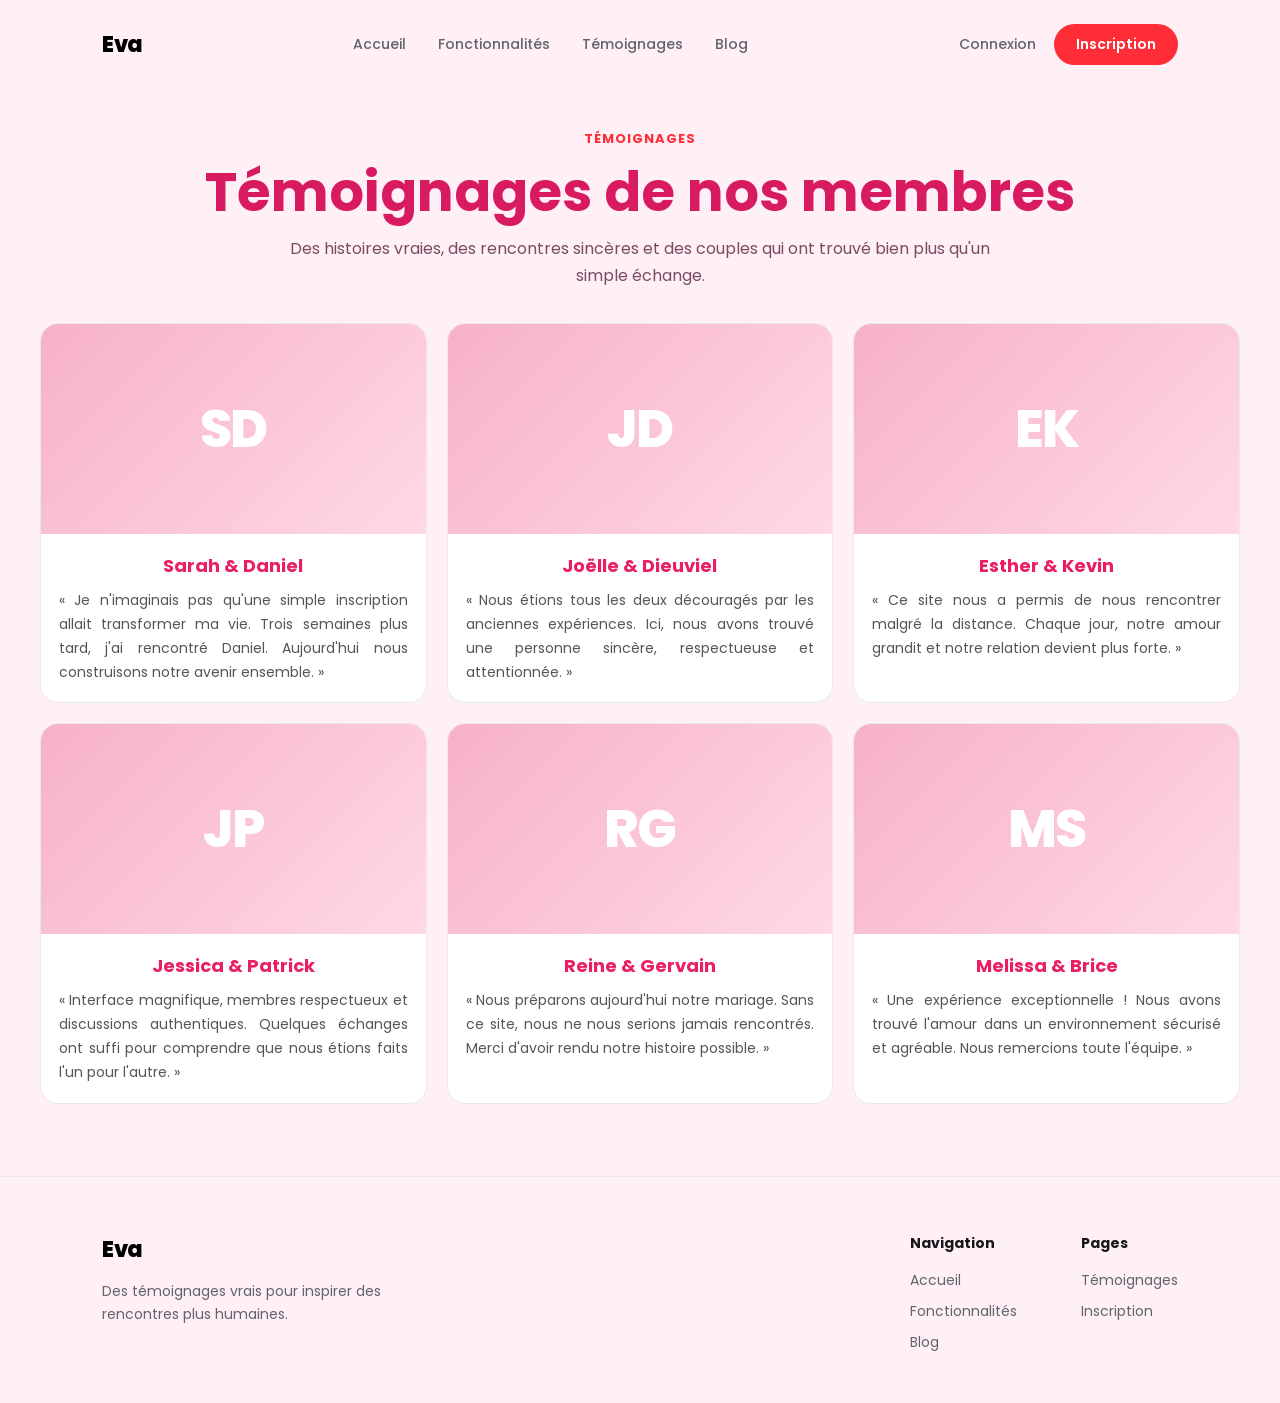
<file: src/page/comments.html>
<!DOCTYPE html>
<html lang="fr">
<head>
    <meta charset="UTF-8">
    <meta name="viewport" content="width=device-width, initial-scale=1.0">
    <title>Témoignages | Eva</title>
    <link rel="preconnect" href="https://fonts.googleapis.com" />
    <link rel="preconnect" href="https://fonts.gstatic.com" crossorigin />
    <link href="https://fonts.googleapis.com/css2?family=Poppins:wght@400;500;600;700;800&display=swap" rel="stylesheet" />
    <link rel="icon" type="image/svg+xml" href="../assets/eva-icon.svg" />
    <link rel="stylesheet" href="../css/comments.css">
</head>
<body>
    <header class="site-header">
        <div class="logo">Eva</div>
        <nav class="nav-links">
            <a href="../../index.html">Accueil</a>
            <a href="fonctionnalites.html">Fonctionnalités</a>
            <a href="comments.html">Témoignages</a>
            <a href="blog.html">Blog</a>
        </nav>
        <div class="auth-buttons">
            <a href="login.html" class="login">Connexion</a>
            <a href="form.html" class="signup">Inscription</a>
        </div>
    </header>

    <header class="testimonials-hero">
        <div class="section-eyebrow">Témoignages</div>
        <h1>Témoignages de nos membres</h1>
        <p>
            Des histoires vraies, des rencontres sincères et des couples qui ont trouvé
            bien plus qu'un simple échange.
        </p>
    </header>

    <main class="testimonials-wrap">
        <article class="temoignage">
            <div class="testimonial-visual">SD</div>
            <div class="contenu">
                <h2>Sarah & Daniel</h2>
                <p>
                    « Je n'imaginais pas qu'une simple inscription allait transformer ma vie.
                    Trois semaines plus tard, j'ai rencontré Daniel. Aujourd'hui nous construisons
                    notre avenir ensemble. »
                </p>
            </div>
        </article>

        <article class="temoignage">
            <div class="testimonial-visual">JD</div>
            <div class="contenu">
                <h2>Joëlle & Dieuviel</h2>
                <p>
                    « Nous étions tous les deux découragés par les anciennes expériences. Ici,
                    nous avons trouvé une personne sincère, respectueuse et attentionnée. »
                </p>
            </div>
        </article>

        <article class="temoignage">
            <div class="testimonial-visual">EK</div>
            <div class="contenu">
                <h2>Esther & Kevin</h2>
                <p>
                    « Ce site nous a permis de nous rencontrer malgré la distance. Chaque jour,
                    notre amour grandit et notre relation devient plus forte. »
                </p>
            </div>
        </article>

        <article class="temoignage">
            <div class="testimonial-visual">JP</div>
            <div class="contenu">
                <h2>Jessica & Patrick</h2>
                <p>
                    « Interface magnifique, membres respectueux et discussions authentiques.
                    Quelques échanges ont suffi pour comprendre que nous étions faits l'un pour l'autre. »
                </p>
            </div>
        </article>

        <article class="temoignage">
            <div class="testimonial-visual">RG</div>
            <div class="contenu">
                <h2>Reine & Gervain</h2>
                <p>
                    « Nous préparons aujourd'hui notre mariage. Sans ce site, nous ne nous serions
                    jamais rencontrés. Merci d'avoir rendu notre histoire possible. »
                </p>
            </div>
        </article>

        <article class="temoignage">
            <div class="testimonial-visual">MS</div>
            <div class="contenu">
                <h2>Melissa & Brice</h2>
                <p>
                    « Une expérience exceptionnelle ! Nous avons trouvé l'amour dans un
                    environnement sécurisé et agréable. Nous remercions toute l'équipe. »
                </p>
            </div>
        </article>
    </main>

    <footer class="site-footer">
        <div class="footer-brand">
            <div class="logo">Eva</div>
            <p>Des témoignages vrais pour inspirer des rencontres plus humaines.</p>
        </div>

        <div class="footer-columns">
            <div class="footer-col">
                <h4>Navigation</h4>
                <a href="../../index.html">Accueil</a>
                <a href="fonctionnalites.html">Fonctionnalités</a>
                <a href="blog.html">Blog</a>
            </div>
            <div class="footer-col">
                <h4>Pages</h4>
                <a href="comments.html">Témoignages</a>
                <a href="form.html">Inscription</a>
            </div>
        </div>
    </footer>
    <script src="../js/animate.js" defer></script>
</body>
</html>
</file>
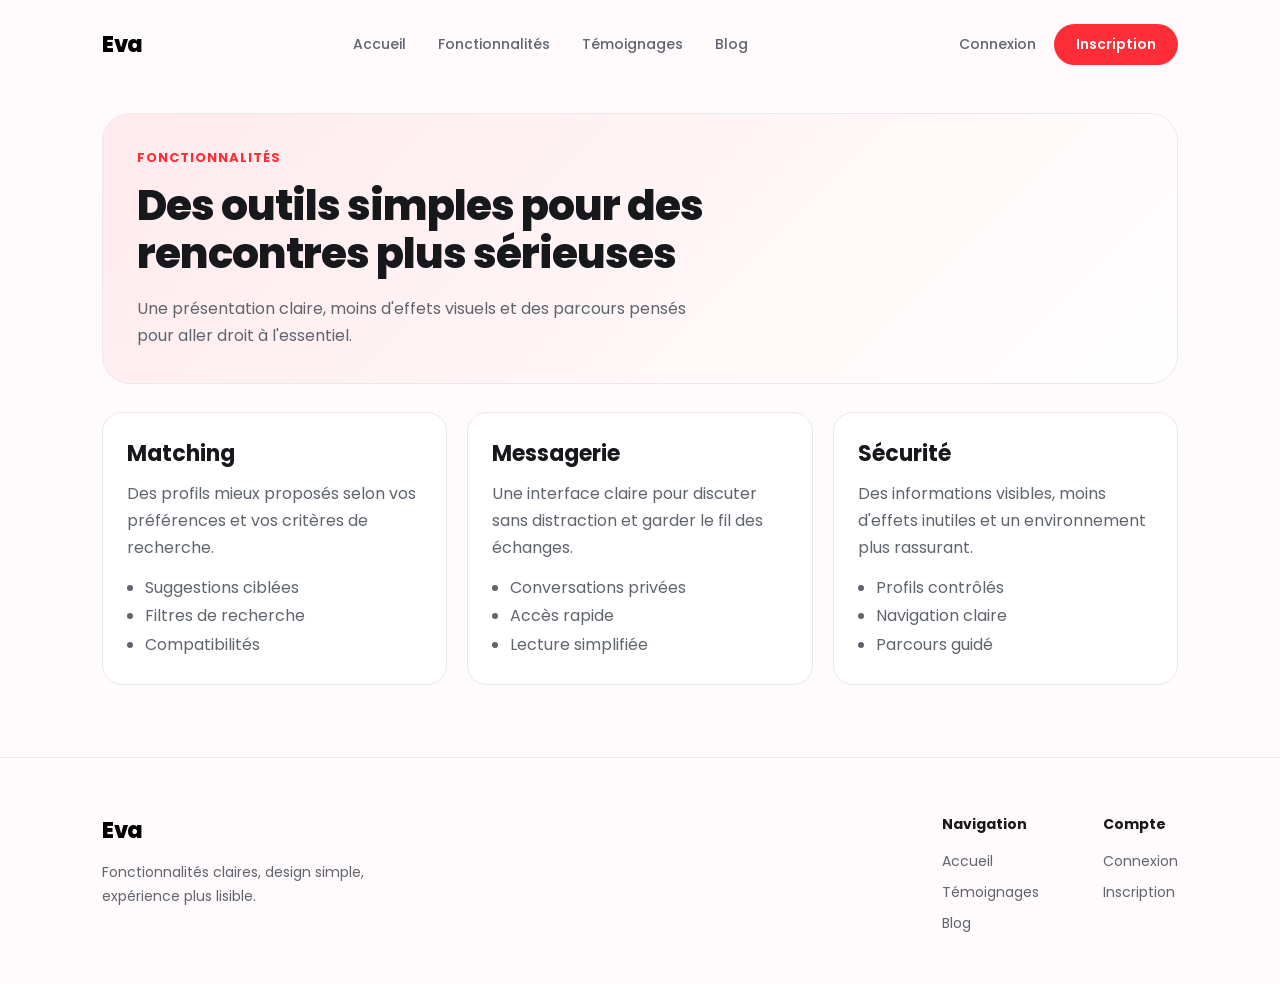
<file: src/page/fonctionnalites.html>
<!DOCTYPE html>
<html lang="fr">
<head>
    <meta charset="UTF-8">
    <meta name="viewport" content="width=device-width, initial-scale=1.0">
    <title>Fonctionnalités | Eva</title>
    <link rel="preconnect" href="https://fonts.googleapis.com" />
    <link rel="preconnect" href="https://fonts.gstatic.com" crossorigin />
    <link href="https://fonts.googleapis.com/css2?family=Poppins:wght@400;500;600;700;800&display=swap" rel="stylesheet" />
    <link rel="icon" type="image/svg+xml" href="../assets/eva-icon.svg" />
    <link rel="stylesheet" href="../css/fonctionnalites.css">
</head>
<body>
    <header class="site-header">
        <div class="logo">Eva</div>
        <nav class="nav-links">
            <a href="../../index.html">Accueil</a>
            <a href="fonctionnalites.html">Fonctionnalités</a>
            <a href="comments.html">Témoignages</a>
            <a href="blog.html">Blog</a>
        </nav>
        <div class="auth-buttons">
            <a href="login.html" class="login">Connexion</a>
            <a href="form.html" class="signup">Inscription</a>
        </div>
    </header>

    <main class="features-page">
        <section class="page-hero">
            <div class="section-eyebrow">Fonctionnalités</div>
            <h1 class="section-title">Des outils simples pour des rencontres plus sérieuses</h1>
            <p class="section-subtitle">
                Une présentation claire, moins d'effets visuels et des parcours pensés pour aller droit à l'essentiel.
            </p>
        </section>

        <section class="feature-panels">
            <article class="feature-panel">
                <h2>Matching</h2>
                <p>Des profils mieux proposés selon vos préférences et vos critères de recherche.</p>
                <ul class="feature-list">
                    <li>Suggestions ciblées</li>
                    <li>Filtres de recherche</li>
                    <li>Compatibilités</li>
                </ul>
            </article>
            <article class="feature-panel">
                <h2>Messagerie</h2>
                <p>Une interface claire pour discuter sans distraction et garder le fil des échanges.</p>
                <ul class="feature-list">
                    <li>Conversations privées</li>
                    <li>Accès rapide</li>
                    <li>Lecture simplifiée</li>
                </ul>
            </article>
            <article class="feature-panel">
                <h2>Sécurité</h2>
                <p>Des informations visibles, moins d'effets inutiles et un environnement plus rassurant.</p>
                <ul class="feature-list">
                    <li>Profils contrôlés</li>
                    <li>Navigation claire</li>
                    <li>Parcours guidé</li>
                </ul>
            </article>
        </section>
    </main>

    <footer class="site-footer">
        <div class="footer-brand">
            <div class="logo">Eva</div>
            <p>Fonctionnalités claires, design simple, expérience plus lisible.</p>
        </div>
        <div class="footer-columns">
            <div class="footer-col">
                <h4>Navigation</h4>
                <a href="../../index.html">Accueil</a>
                <a href="comments.html">Témoignages</a>
                <a href="blog.html">Blog</a>
            </div>
            <div class="footer-col">
                <h4>Compte</h4>
                <a href="login.html">Connexion</a>
                <a href="form.html">Inscription</a>
            </div>
        </div>
    </footer>
    <script src="../js/animate.js" defer></script>
</body>
</html>
</file>
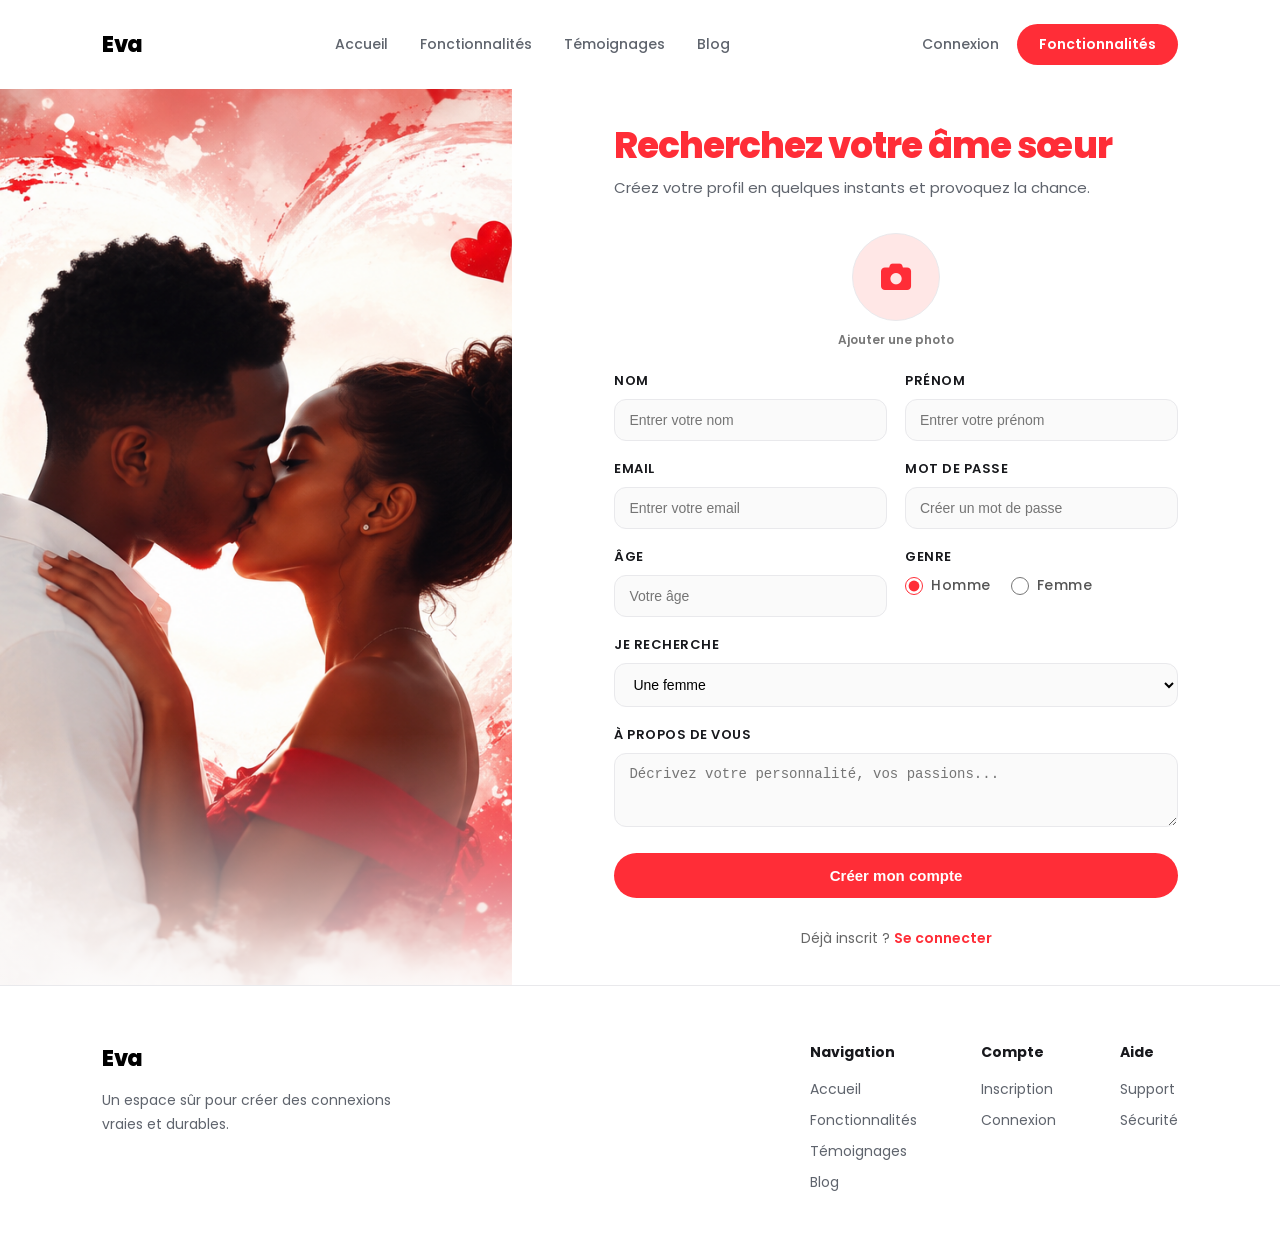
<file: src/page/form.html>
<!DOCTYPE html>
<html lang="fr">
<head>
    <meta charset="UTF-8">
    <meta name="viewport" content="width=device-width, initial-scale=1.0">
    <title>Inscription - Eva</title>
    <link rel="preconnect" href="https://fonts.googleapis.com" />
    <link rel="preconnect" href="https://fonts.gstatic.com" crossorigin />
    <link href="https://fonts.googleapis.com/css2?family=Poppins:wght@400;500;600;700;800&display=swap" rel="stylesheet" />
    <link rel="icon" type="image/svg+xml" href="../assets/eva-icon.svg" />
    <link rel="stylesheet" href="https://cdnjs.cloudflare.com/ajax/libs/font-awesome/6.4.0/css/all.min.css">
    <link rel="stylesheet" href="../css/form.css">
</head>
<body class="form-page">
    <header class="site-header">
        <div class="logo">Eva</div>
        <nav class="nav-links">
            <a href="../../index.html">Accueil</a>
            <a href="fonctionnalites.html">Fonctionnalités</a>
            <a href="comments.html">Témoignages</a>
            <a href="blog.html">Blog</a>
        </nav>
        <div class="auth-buttons">
            <a href="login.html" class="login">Connexion</a>
            <a href="fonctionnalites.html" class="signup">Fonctionnalités</a>
        </div>
    </header>

    <main class="form-layout">
        <div class="left-side">
            <img src="../../assets/img/amouerux.jpg" alt="Eva Match">
            <div class="gradient-fade"></div>
        </div>

        <div class="right-side">
            <div class="container">
                <h1>Recherchez votre âme sœur</h1>
                <p>Créez votre profil en quelques instants et provoquez la chance.</p>
                <form class="formulaire">
                    <div class="photo-profil">
                        <label for="photo">
                            <i class="fa-solid fa-camera"></i>
                        </label>
                        <span>Ajouter une photo</span>
                        <input type="file" id="photo" accept="image/*">
                    </div>

                    <div class="input-box">
                        <label>Nom</label>
                        <input type="text" placeholder="Entrer votre nom" required>
                    </div>

                    <div class="input-box">
                        <label>Prénom</label>
                        <input type="text" placeholder="Entrer votre prénom" required>
                    </div>

                    <div class="input-box">
                        <label>Email</label>
                        <input type="email" placeholder="Entrer votre email" required>
                    </div>

                    <div class="input-box">
                        <label>Mot de passe</label>
                        <input type="password" placeholder="Créer un mot de passe" required>
                    </div>

                    <div class="input-box">
                        <label>Âge</label>
                        <input type="number" placeholder="Votre âge" min="18" required>
                    </div>

                    <div class="input-box">
                        <label>Genre</label>
                        <div class="genre">
                            <label><input type="radio" name="genre" value="homme" checked> Homme</label>
                            <label><input type="radio" name="genre" value="femme"> Femme</label>
                        </div>
                    </div>

                    <div class="input-box full-width">
                        <label>Je recherche</label>
                        <select>
                            <option>Une femme</option>
                            <option>Un homme</option>
                            <option>Peu importe</option>
                        </select>
                    </div>

                    <div class="input-box full-width">
                        <label>À propos de vous</label>
                        <textarea rows="3" placeholder="Décrivez votre personnalité, vos passions..."></textarea>
                    </div>

                    <button type="submit" class="btn">Créer mon compte</button>

                    <div class="connexion">
                        Déjà inscrit ? <a href="login.html">Se connecter</a>
                    </div>
                </form>
            </div>
        </div>
    </main>

    <footer class="site-footer">
        <div class="footer-brand">
            <div class="logo">Eva</div>
            <p>Un espace sûr pour créer des connexions vraies et durables.</p>
        </div>

        <div class="footer-columns">
            <div class="footer-col">
                <h4>Navigation</h4>
                <a href="../../index.html">Accueil</a>
                <a href="fonctionnalites.html">Fonctionnalités</a>
                <a href="comments.html">Témoignages</a>
                <a href="blog.html">Blog</a>
            </div>
            <div class="footer-col">
                <h4>Compte</h4>
                <a href="form.html">Inscription</a>
                <a href="login.html">Connexion</a>
            </div>
            <div class="footer-col">
                <h4>Aide</h4>
                <a href="#">Support</a>
                <a href="#">Sécurité</a>
            </div>
        </div>
    </footer>
    <script src="../js/animate.js" defer></script>
</body>
</html>
</file>
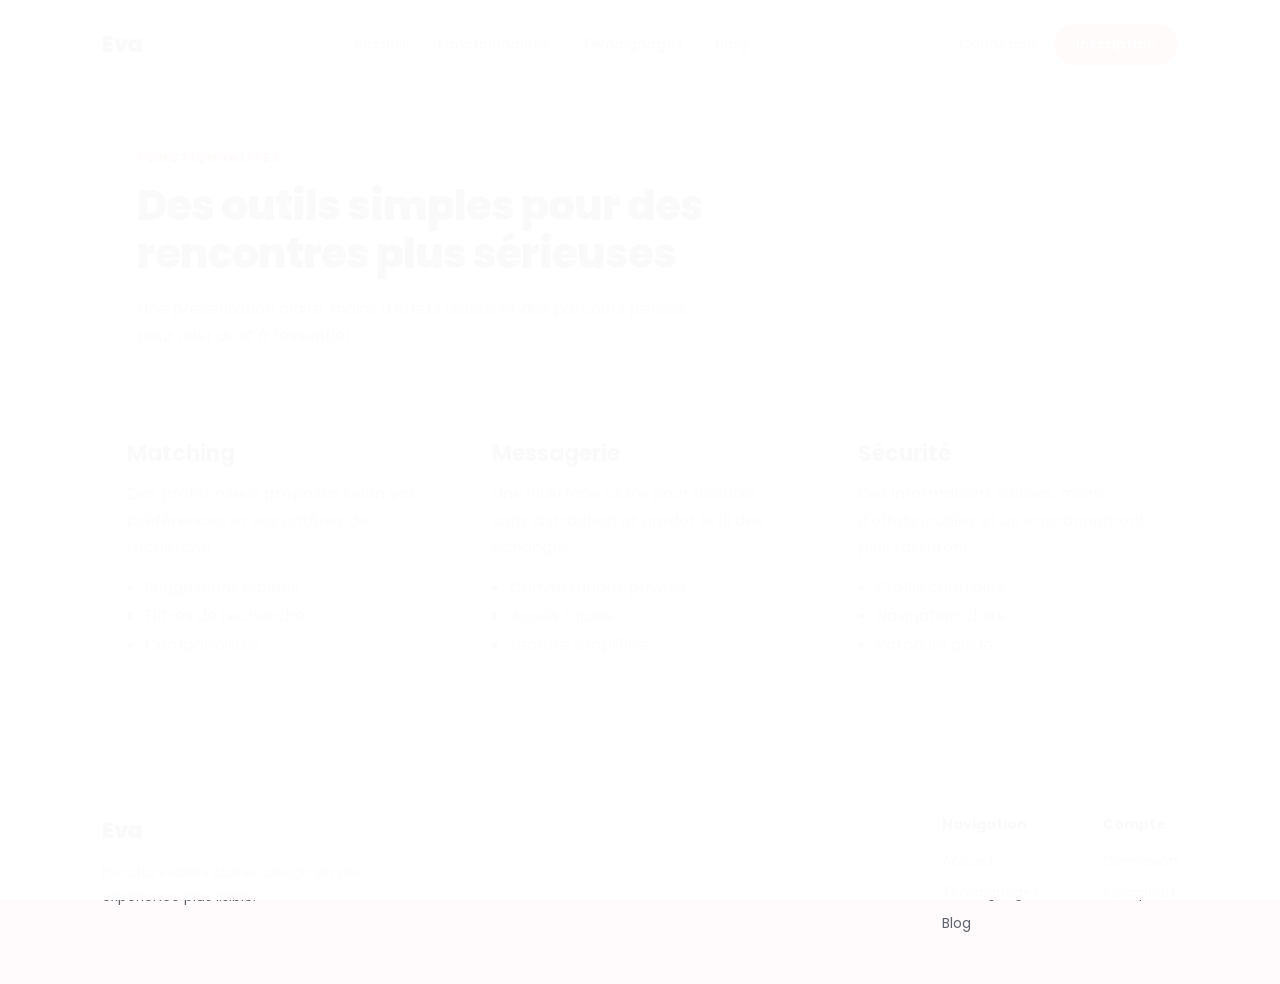
<file: src/page/func.html>
<!DOCTYPE html>
<html lang="fr">
<head>
    <meta charset="UTF-8">
    <meta http-equiv="refresh" content="0; url=fonctionnalites.html">
    <meta name="viewport" content="width=device-width, initial-scale=1.0">
    <title>FonctionnalitÃ©s | Eva</title>
    <link rel="icon" type="image/svg+xml" href="../assets/eva-icon.svg" />
</head>
<body>
    <p>Redirection vers la page fonctionnalitÃ©s...</p>
</body>
</html>
</file>
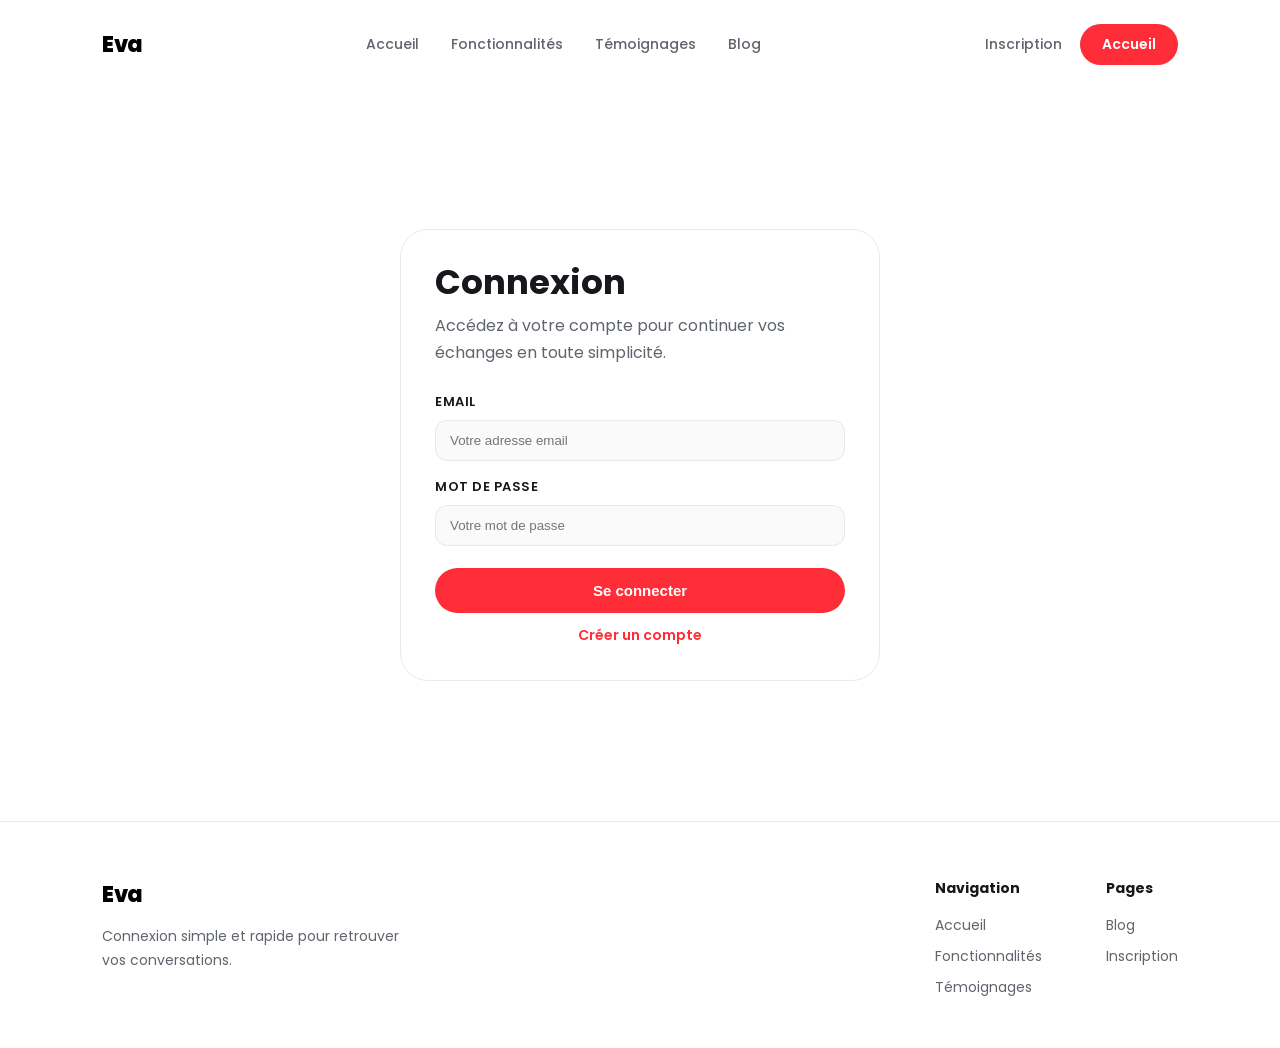
<file: src/page/login.html>
<!DOCTYPE html>
<html lang="fr">
<head>
    <meta charset="UTF-8">
    <meta name="viewport" content="width=device-width, initial-scale=1.0">
    <title>Connexion | Eva</title>
    <link rel="preconnect" href="https://fonts.googleapis.com" />
    <link rel="preconnect" href="https://fonts.gstatic.com" crossorigin />
    <link href="https://fonts.googleapis.com/css2?family=Poppins:wght@400;500;600;700;800&display=swap" rel="stylesheet" />
    <link rel="icon" type="image/svg+xml" href="../assets/eva-icon.svg" />
    <link rel="stylesheet" href="../css/login.css">
</head>
<body class="login-page">
    <header class="site-header">
        <div class="logo">Eva</div>
        <nav class="nav-links">
            <a href="../../index.html">Accueil</a>
            <a href="fonctionnalites.html">Fonctionnalités</a>
            <a href="comments.html">Témoignages</a>
            <a href="blog.html">Blog</a>
        </nav>
        <div class="auth-buttons">
            <a href="form.html" class="login">Inscription</a>
            <a href="../../index.html" class="signup">Accueil</a>
        </div>
    </header>

    <main class="login-layout">
        <section class="login-card">
            <h1>Connexion</h1>
            <p>Accédez à votre compte pour continuer vos échanges en toute simplicité.</p>
            <form class="login-form">
                <label>
                    Email
                    <input type="email" name="email" placeholder="Votre adresse email" required>
                </label>
                <label>
                    Mot de passe
                    <input type="password" name="password" placeholder="Votre mot de passe" required>
                </label>
                <div class="login-actions">
                    <button class="btn" type="submit">Se connecter</button>
                    <a class="secondary" href="form.html">Créer un compte</a>
                </div>
            </form>
        </section>
    </main>

    <footer class="site-footer">
        <div class="footer-brand">
            <div class="logo">Eva</div>
            <p>Connexion simple et rapide pour retrouver vos conversations.</p>
        </div>
        <div class="footer-columns">
            <div class="footer-col">
                <h4>Navigation</h4>
                <a href="../../index.html">Accueil</a>
                <a href="fonctionnalites.html">Fonctionnalités</a>
                <a href="comments.html">Témoignages</a>
            </div>
            <div class="footer-col">
                <h4>Pages</h4>
                <a href="blog.html">Blog</a>
                <a href="form.html">Inscription</a>
            </div>
        </div>
    </footer>
    <script src="../js/animate.js" defer></script>
</body>
</html>
</file>
<file: src/css/comments.css>
@import url("./animation.css");
@import url("./global.css");

body {
    background: #fff0f5;
}

.testimonials-hero {
    max-width: 1200px;
    margin: 0 auto;
    padding: 40px 8% 16px;
    text-align: center;
}

.testimonials-hero h1 {
    font-size: clamp(2rem, 4.8vw, 3.4rem);
    color: #d81b60;
    line-height: 1.1;
    margin-bottom: 12px;
}

.testimonials-hero p {
    max-width: 720px;
    margin: 0 auto;
    color: #7a4b63;
    line-height: 1.7;
}

.testimonials-wrap {
    width: min(1200px, calc(100% - 32px));
    margin: 0 auto;
    display: grid;
    grid-template-columns: repeat(3, minmax(0, 1fr));
    gap: 20px;
    padding: 18px 0 72px;
}

.temoignage {
    background: #ffffff;
    border-radius: 18px;
    overflow: hidden;
    border: 1px solid var(--border);
}

.testimonial-visual {
    height: 210px;
    background: linear-gradient(135deg, #f7b1c7, #ffd9e5);
    display: flex;
    align-items: center;
    justify-content: center;
    color: #fff;
    font-size: 52px;
    font-weight: 800;
    letter-spacing: -2px;
}

.contenu {
    padding: 18px;
}

.contenu h2 {
    color: #e91e63;
    text-align: center;
    margin-bottom: 10px;
    font-size: 18px;
}

.contenu p {
    color: #555;
    text-align: justify;
    line-height: 1.7;
    font-size: 14px;
}

@media (max-width: 900px) {
    .testimonials-wrap {
        grid-template-columns: 1fr;
    }
}
</file>
<file: src/css/fonctionnalites.css>
@import url("./animation.css");
@import url("./global.css");

body {
    background: #fffafc;
}

.features-page {
    max-width: 1600px;
    margin: 0 auto;
    padding: 24px 8% 72px;
}

.page-hero {
    background: linear-gradient(135deg, rgba(255, 45, 55, 0.08), rgba(255, 255, 255, 1));
    border: 1px solid var(--border);
    border-radius: 28px;
    padding: 34px;
    margin-bottom: 28px;
}

.feature-panels {
    display: grid;
    grid-template-columns: repeat(3, minmax(0, 1fr));
    gap: 20px;
}

.feature-panel {
    background: #fff;
    border: 1px solid var(--border);
    border-radius: 20px;
    padding: 24px;
}

.feature-panel h2 {
    margin-bottom: 10px;
    font-size: 22px;
}

.feature-panel p {
    color: var(--muted);
    line-height: 1.7;
}

.feature-list {
    margin-top: 12px;
    padding-left: 18px;
    color: var(--muted);
    line-height: 1.8;
}

@media (max-width: 900px) {
    .feature-panels {
        grid-template-columns: 1fr;
    }
}
</file>
<file: src/css/form.css>
@import url("./animation.css");
@import url("./global.css");

body.form-page {
    background: #fff;
}

.form-layout {
    display: flex;
    min-height: calc(100vh - 168px);
}

.left-side {
    flex: 1;
    position: relative;
    min-height: calc(100vh - 168px);
    background-color: var(--bg-soft);
}

.left-side img {
    width: 100%;
    height: 100%;
    object-fit: cover;
}

.gradient-fade {
    position: absolute;
    inset: auto 0 0 0;
    height: 28%;
    background: linear-gradient(to bottom, rgba(255, 255, 255, 0), rgba(255, 255, 255, 0.85));
    pointer-events: none;
}

.right-side {
    flex: 1.1;
    display: flex;
    align-items: center;
    justify-content: center;
    padding: 36px 8%;
    min-height: calc(100vh - 168px);
}

.container {
    width: 100%;
    max-width: 640px;
}

.container h1 {
    font-size: 36px;
    font-weight: 800;
    color: var(--brand);
    line-height: 1.15;
    letter-spacing: -1px;
    margin-bottom: 10px;
}

.container > p {
    font-size: 15px;
    color: var(--muted);
    margin-bottom: 26px;
}

.formulaire {
    display: flex;
    flex-wrap: wrap;
    gap: 18px;
    width: 100%;
}

.input-box {
    width: calc(50% - 9px);
    display: flex;
    flex-direction: column;
}

.input-box.full-width {
    width: 100%;
}

.input-box label {
    font-size: 13px;
    font-weight: 600;
    color: var(--text);
    margin-bottom: 8px;
    text-transform: uppercase;
    letter-spacing: 0.5px;
}

.input-box input[type="text"],
.input-box input[type="email"],
.input-box input[type="password"],
.input-box input[type="number"],
.input-box select,
.input-box textarea {
    width: 100%;
    padding: 12px 14px;
    border: 1px solid var(--border);
    border-radius: 12px;
    font-size: 14px;
    background-color: #fafafa;
    outline: none;
}

.input-box input:focus,
.input-box select:focus,
.input-box textarea:focus {
    border-color: var(--brand);
    background: #fff;
}

.genre {
    display: flex;
    gap: 20px;
    align-items: center;
    flex-wrap: wrap;
}

.genre label {
    display: flex;
    align-items: center;
    gap: 8px;
    font-size: 14px;
    font-weight: 500;
    color: #555;
    cursor: pointer;
    text-transform: none;
}

.genre input[type="radio"] {
    accent-color: var(--brand);
    width: 18px;
    height: 18px;
}

.photo-profil {
    width: 100%;
    display: flex;
    flex-direction: column;
    align-items: center;
    margin: 8px 0 4px;
    gap: 10px;
}

.photo-profil label {
    width: 88px;
    height: 88px;
    border-radius: 50%;
    background-color: var(--brand-soft);
    display: flex;
    justify-content: center;
    align-items: center;
    cursor: pointer;
    border: 1px solid var(--border);
}

.photo-profil i {
    font-size: 30px;
    color: var(--brand);
}

.photo-profil input[type="file"] {
    display: none;
}

.photo-profil span {
    font-size: 12px;
    font-weight: 600;
    color: #777;
}

.btn {
    width: 100%;
    padding: 14px;
    border: none;
    border-radius: 999px;
    background-color: var(--brand);
    color: #fff;
    font-size: 15px;
    font-weight: 600;
    cursor: pointer;
    margin-top: 8px;
}

.connexion {
    width: 100%;
    text-align: center;
    margin-top: 12px;
    font-size: 14px;
    color: #666;
}

.connexion a {
    text-decoration: none;
    color: var(--brand);
    font-weight: 600;
}

@media (max-width: 900px) {
    .form-layout {
        display: block;
        min-height: auto;
    }

    .left-side {
        display: none;
    }

    .right-side {
        min-height: auto;
        padding: 32px 20px;
    }
}

@media (max-width: 500px) {
    .input-box {
        width: 100%;
    }

    .container h1 {
        font-size: 28px;
    }
}
</file>
<file: src/css/login.css>
@import url("./animation.css");
@import url("./global.css");

body.login-page {
    background: #fff;
}

.login-layout {
    min-height: calc(100vh - 168px);
    display: flex;
    align-items: center;
    justify-content: center;
    padding: 32px 8%;
}

.login-card {
    width: 100%;
    max-width: 480px;
    background: #fff;
    border: 1px solid var(--border);
    border-radius: 28px;
    padding: 34px;
}

.login-card h1 {
    font-size: 34px;
    line-height: 1.1;
    margin-bottom: 10px;
    color: var(--text);
}

.login-card p {
    color: var(--muted);
    line-height: 1.7;
    margin-bottom: 26px;
}

.login-form {
    display: grid;
    gap: 16px;
}

.login-form label {
    display: grid;
    gap: 8px;
    font-size: 13px;
    font-weight: 600;
    color: var(--text);
    text-transform: uppercase;
    letter-spacing: 0.5px;
}

.login-form input {
    width: 100%;
    padding: 12px 14px;
    border: 1px solid var(--border);
    border-radius: 12px;
    background: #fafafa;
    outline: none;
}

.login-form input:focus {
    border-color: var(--brand);
    background: #fff;
}

.login-actions {
    display: flex;
    flex-direction: column;
    gap: 12px;
    margin-top: 6px;
}

.login-actions .btn {
    width: 100%;
    padding: 14px;
    border: none;
    border-radius: 999px;
    background: var(--brand);
    color: #fff;
    font-size: 15px;
    font-weight: 600;
    cursor: pointer;
}

.login-actions .secondary {
    text-align: center;
    text-decoration: none;
    color: var(--brand);
    font-weight: 600;
    font-size: 14px;
}

@media (max-width: 640px) {
    .login-layout {
        padding: 20px;
    }

    .login-card {
        padding: 24px;
        border-radius: 22px;
    }

    .login-card h1 {
        font-size: 28px;
    }
}
</file>
